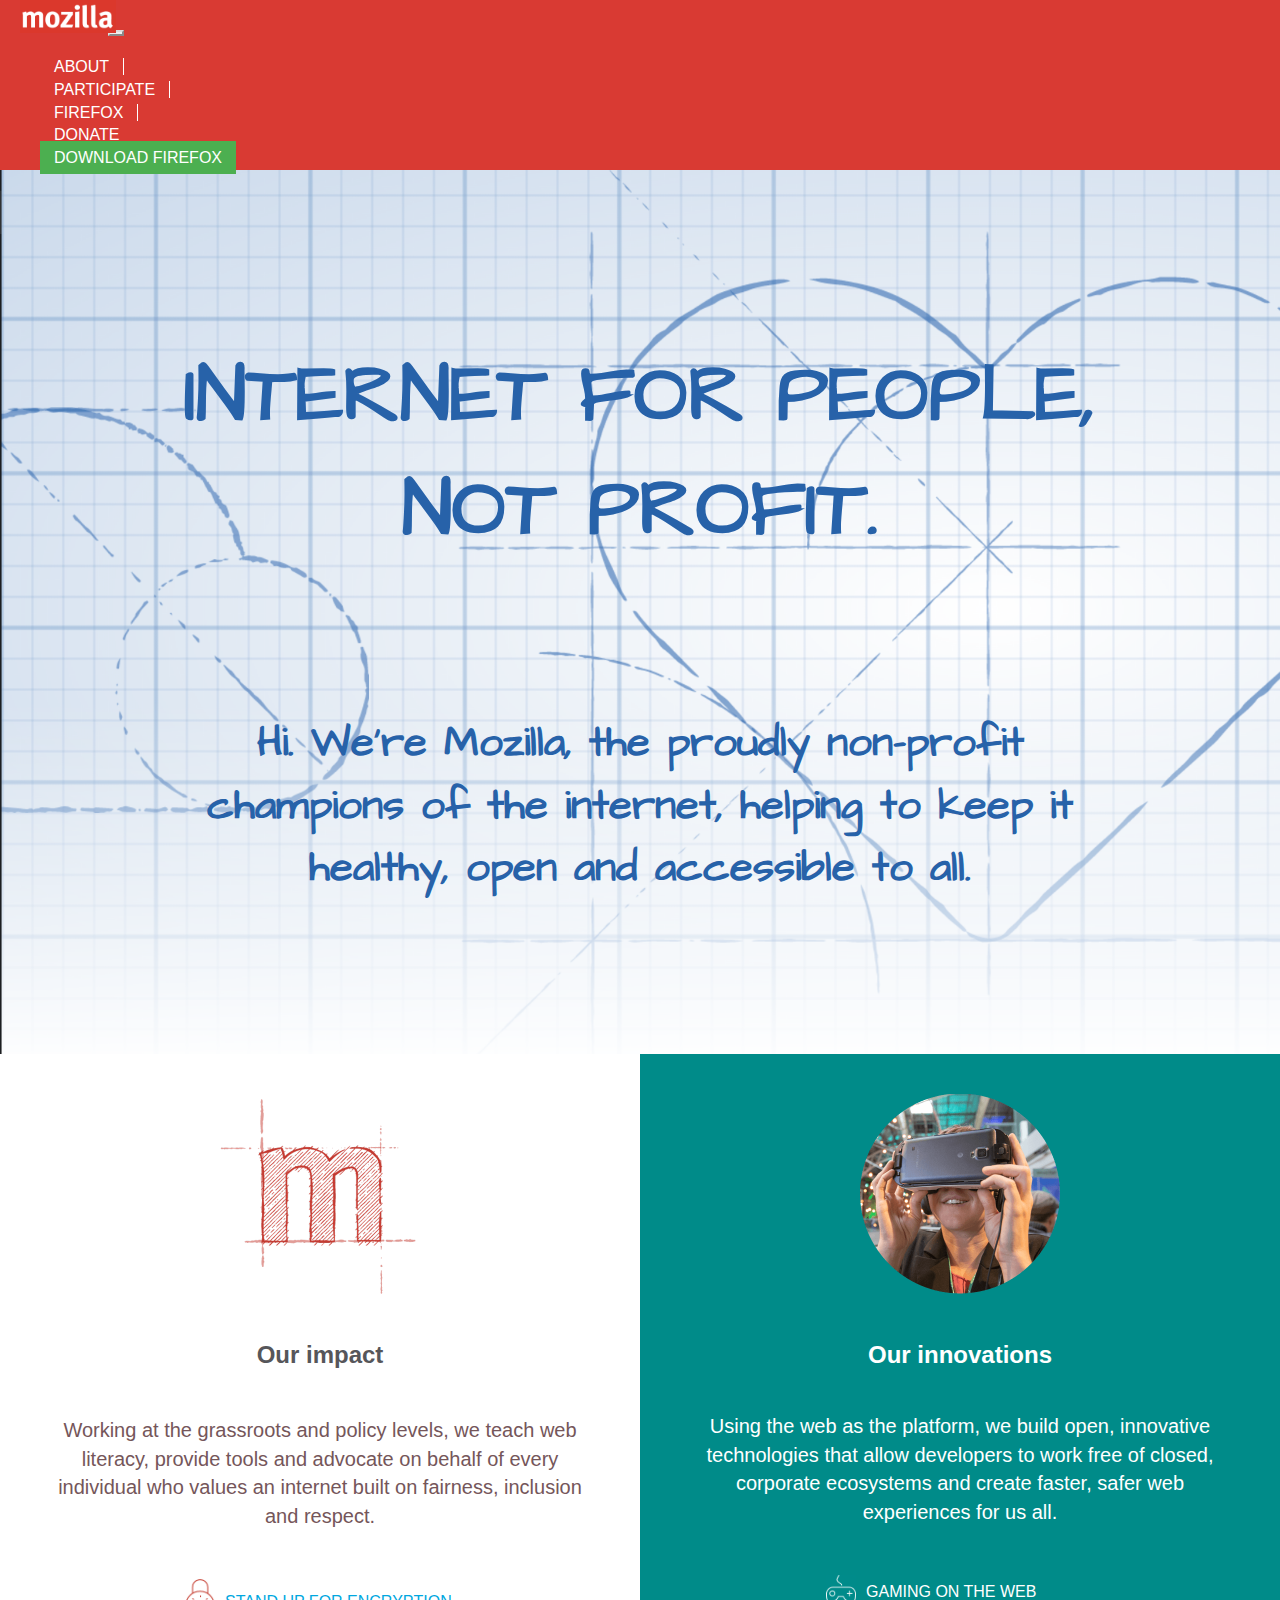
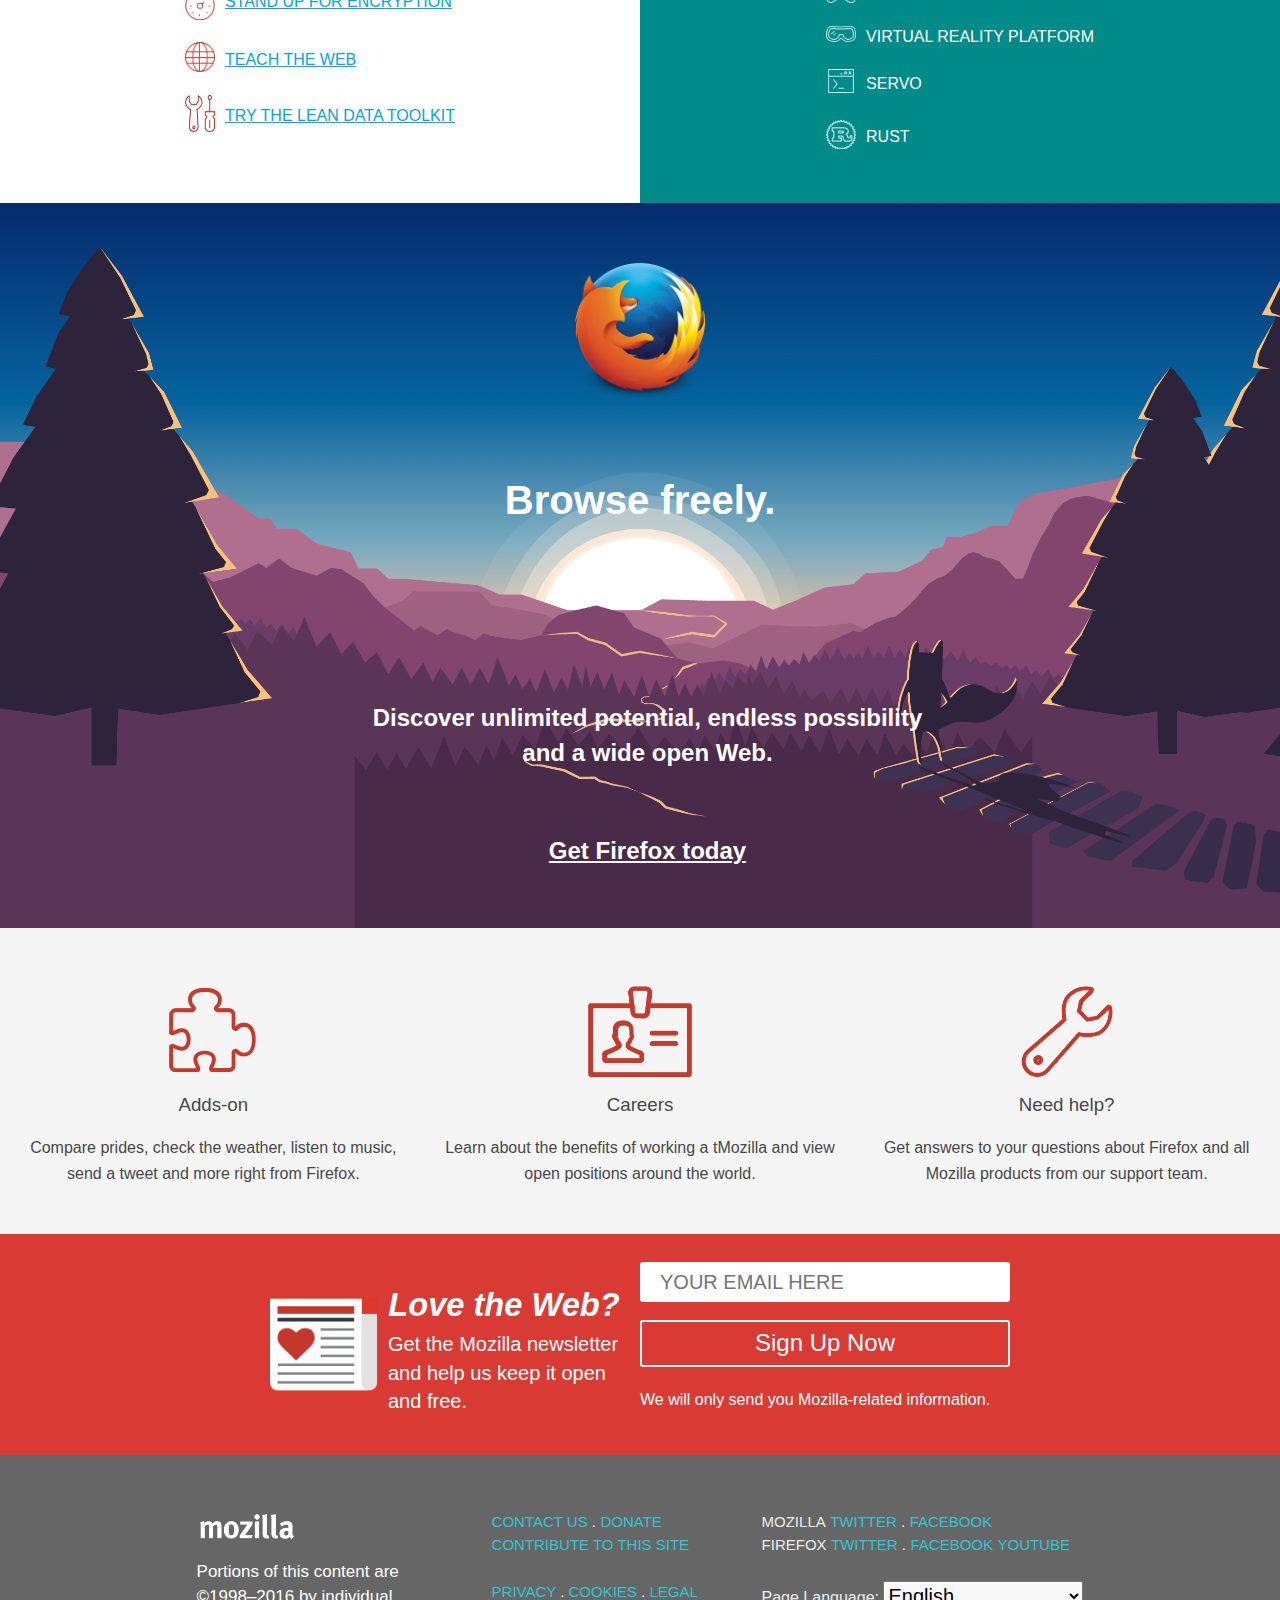
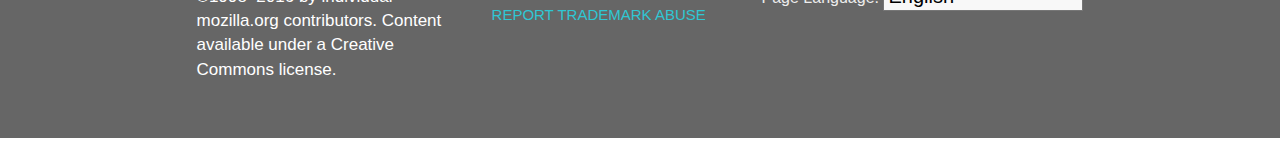
<file: index.html>
<!DOCTYPE html>
<html lang="en">

<head>
    <title>Mozilla</title>
    <link href="https://cdn.jsdelivr.net/npm/bootstrap@5.0.0-beta1/dist/css/bootstrap.min.css" rel="stylesheet"
        integrity="sha384-giJF6kkoqNQ00vy+HMDP7azOuL0xtbfIcaT9wjKHr8RbDVddVHyTfAAsrekwKmP1" crossorigin="anonymous">
    <meta name="viewport" content="width=device-width, initial-scale=1">
    <link rel="stylesheet" href="style.css">
    <link rel="preconnect" href="https://fonts.gstatic.com">
    <link href="https://fonts.googleapis.com/css2?family=Architects+Daughter&display=swap" rel="stylesheet">
</head>

<body>
    <nav class="navbar navbar-expand-lg navbar-light">
        <div class="container-fluid">
            <img class="moz-logo"
                src="images/mozilla-logo.png">
            <button class="navbar-toggler" type="button" data-bs-toggle="collapse"
                data-bs-target="#navbarSupportedContent" aria-controls="navbarSupportedContent" aria-expanded="false"
                aria-label="Toggle navigation">
                <span class="navbar-toggler-icon"></span>
            </button>
            <div class="collapse navbar-collapse" id="navbarSupportedContent">
                <ul class="navbar-nav me-auto mb-2 mb-lg-0">
                    <li class="nav-item">
                        <a class="nav-link" aria-current="page" href="#">About</a>
                    </li>
                    <li class="nav-item">
                        <a class="nav-link" href="#">Participate</a>
                    </li>
                    <li class="nav-item">
                        <a class="nav-link" href="#">Firefox</a>
                    </li>
                    <li class="nav-item">
                        <a class="nav-link donate" href="#">Donate</a>
                    </li>
                    <li class="nav-item">
                        <a class="nav-link download" href="#">Download Firefox</a>
                    </li>
                </ul>
            </div>
        </div>
    </nav>
    <div class="statement">
        <div class="quote1-box">
            <h1 class="quote1">internet for people, not profit.<br></h1>
        </div>
        <div class="quote2-box">
            <h2 class="quote2">Hi. We're Mozilla, the proudly non-profit champions of the internet, helping to
                keep
                it healthy, open and
                accessible to all.</h2>
        </div>
    </div>
    <div class="grid">
        <div class="m-container">
            <div class="m">
                <div class="m-logo">
                    <img src="images/m-logo.png">
                </div>
                <div class="center center-m">
                    <h3>Our impact</h3>
                    <p class="working">Working at the grassroots and policy levels, we teach web literacy, provide tools
                        and
                        advocate on behalf of every individual who values an internet built on fairness, inclusion and
                        respect.
                    </p>
                    <ul class="tools-list">
                        <li class="list-link"><a class="links" href=""><span><img class="m-img"
                                        src="images/encryption.png"></span>Stand
                                Up For Encryption</a></li>
                        <li class="list-link"><a class="links" href=""><span><img class="m-img"
                                        src="images/teach_the_web.png"></span>Teach
                                The Web</a></li>
                        <li class="list-link"><a class="links" href=""><span><img class="m-img"
                                        src="images/toolkit.png"></span>Try
                                the Lean Data Toolkit</a></li>
                    </ul>
                </div>
            </div>
        </div>
        <div class="innovations-container">
            <div class="innovations">
                <div class="vr-container">
                    <img class="vr"
                        src="images/vr-high-res.png">
                </div>
                <div class="center">
                    <h3 class="our">Our innovations</h3>
                    <p class="text-center">Using the web as the platform, we build open, innovative technologies that
                        allow
                        developers to work
                        free of closed, corporate ecosystems and create faster, safer web experiences for us all.</p>
                    <ul class="gaming-list">
                        <li><a class="inno-links" href=""><span><img class="m-img"
                                        src="images/gaming.png"></span>Gaming
                                on the web</a></li>
                        <li><a class="inno-links" href=""><span><img class="m-img"
                                        src="images/vr.png"></span>Virtual
                                Reality Platform</a></li>
                        <li><a class="inno-links" href=""><span><img class="m-img"
                                        src="images/servo.png"></span>Servo</a>
                        </li>
                        <li><a class="inno-links" href=""><span><img class="m-img"
                                        src="images/rust.png"></span>Rust</a>
                        </li>
                    </ul>
                </div>
            </div>
        </div>
    </div>
    <div class="forest-container">
        <div class="inside-forest">
            <div class="moz-top">
                <img class="mozilla-world"
                    src="images/firefox-logo-high-res.png">
                <h5 class="browse">Browse freely.</h5>
            </div>
            <div class="inside-forest2">
                <h5>Discover unlimited potential, endless possibility and a wide open Web.</h5>
                <h5>Get Firefox today</h5>
            </div>
        </div>
    </div>
    <div class="information">
        <div class="info">
            <div class="add">
                <img src="images/add-ons.png">
                <h3>Adds-on</h3>
                <p>Compare prides, check the weather, listen to music, send a tweet and more right from Firefox.</p>
            </div>
            <div class="careers">
                <img src="images/careers.png">
                <h3>Careers</h3>
                <p>Learn about the benefits of working a tMozilla and view open positions around the world.</p>
            </div>
            <div class="help">
                <img src="images/help.png">
                <h3>Need help?</h3>
                <p>Get answers to your questions about Firefox and all Mozilla products from our support team.</p>
            </div>
        </div>
    </div>
    <div class="sign-up">
        <div class="love-the-web">
            <div class="love-img-container">
                <img src="images/newsletter.png">
            </div>
            <div class="love-text-container">
                <h3>Love the Web?</h3>
                <p>Get the Mozilla newsletter and help us keep it open and free.</p>
            </div>
            <div class="email">
                <input class="text" type="text" placeholder="YOUR EMAIL HERE">
                <input class="submit" type="submit" value="Sign Up Now">
                <p>We will only send you Mozilla-related information.</p>
            </div>
        </div>
    </div>
    <footer>
        <div class="moz-footer">
            <div class="foot1">
                <img
                    src="images/mozilla-logo-footer.png">
                <p>Portions of this content are ©1998–2016 by individual mozilla.org contributors. Content available
                    under a
                    Creative Commons license.</p>
            </div>
            <div class="footer-list">
                <ul class="donate-list">
                    <li><a href="">Contact Us <span class="white-dot">.</span></a></li>
                    <li><a href="">Donate</a></li>
                    <li><a href="">Contribute to this site</a></li>
                </ul>
                <ul class="privacy-list">
                    <li><a href="">Privacy <span class="white-dot">.</span< /a>
                    </li>
                    <li><a href="">Cookies <span class="white-dot">.</span< /a>
                    </li>
                    <li><a href="">Legal</a></li>
                    <li><a href="">Report Trademark Abuse</a></li>
                </ul>
            </div>
            <div class="footer-list2">
                <ul class="web-list">
                    <li><a href="" class="white-dot">Mozilla</a></li>
                    <li><a href="">Twitter <span class="white-dot">.</span></a></li>
                    <li><a href="">Facebook</a></li>
                    <div class="firefox-links">
                        <li><a href="" class="white-dot">Firefox</a></li>
                        <li><a href="">Twitter <span class="white-dot">.</span></a></li>
                        <li><a href="">Facebook</a></li>
                        <li><a href="">Youtube</a></li>
                    </div>
                </ul>
                <form>
                    <label class="white-dot" for="language-form">Page Language:</label>
                    <select name="language">
                        <option value="English">English</option>
                        <option value="Spanish">Spanish</option>
                    </select>
                </form>
            </div>
    </footer>

    <script src="https://cdn.jsdelivr.net/npm/bootstrap@5.0.0-beta1/dist/js/bootstrap.bundle.min.js"
        integrity="sha384-ygbV9kiqUc6oa4msXn9868pTtWMgiQaeYH7/t7LECLbyPA2x65Kgf80OJFdroafW"
        crossorigin="anonymous"></script>
</body>

</html>
</file>
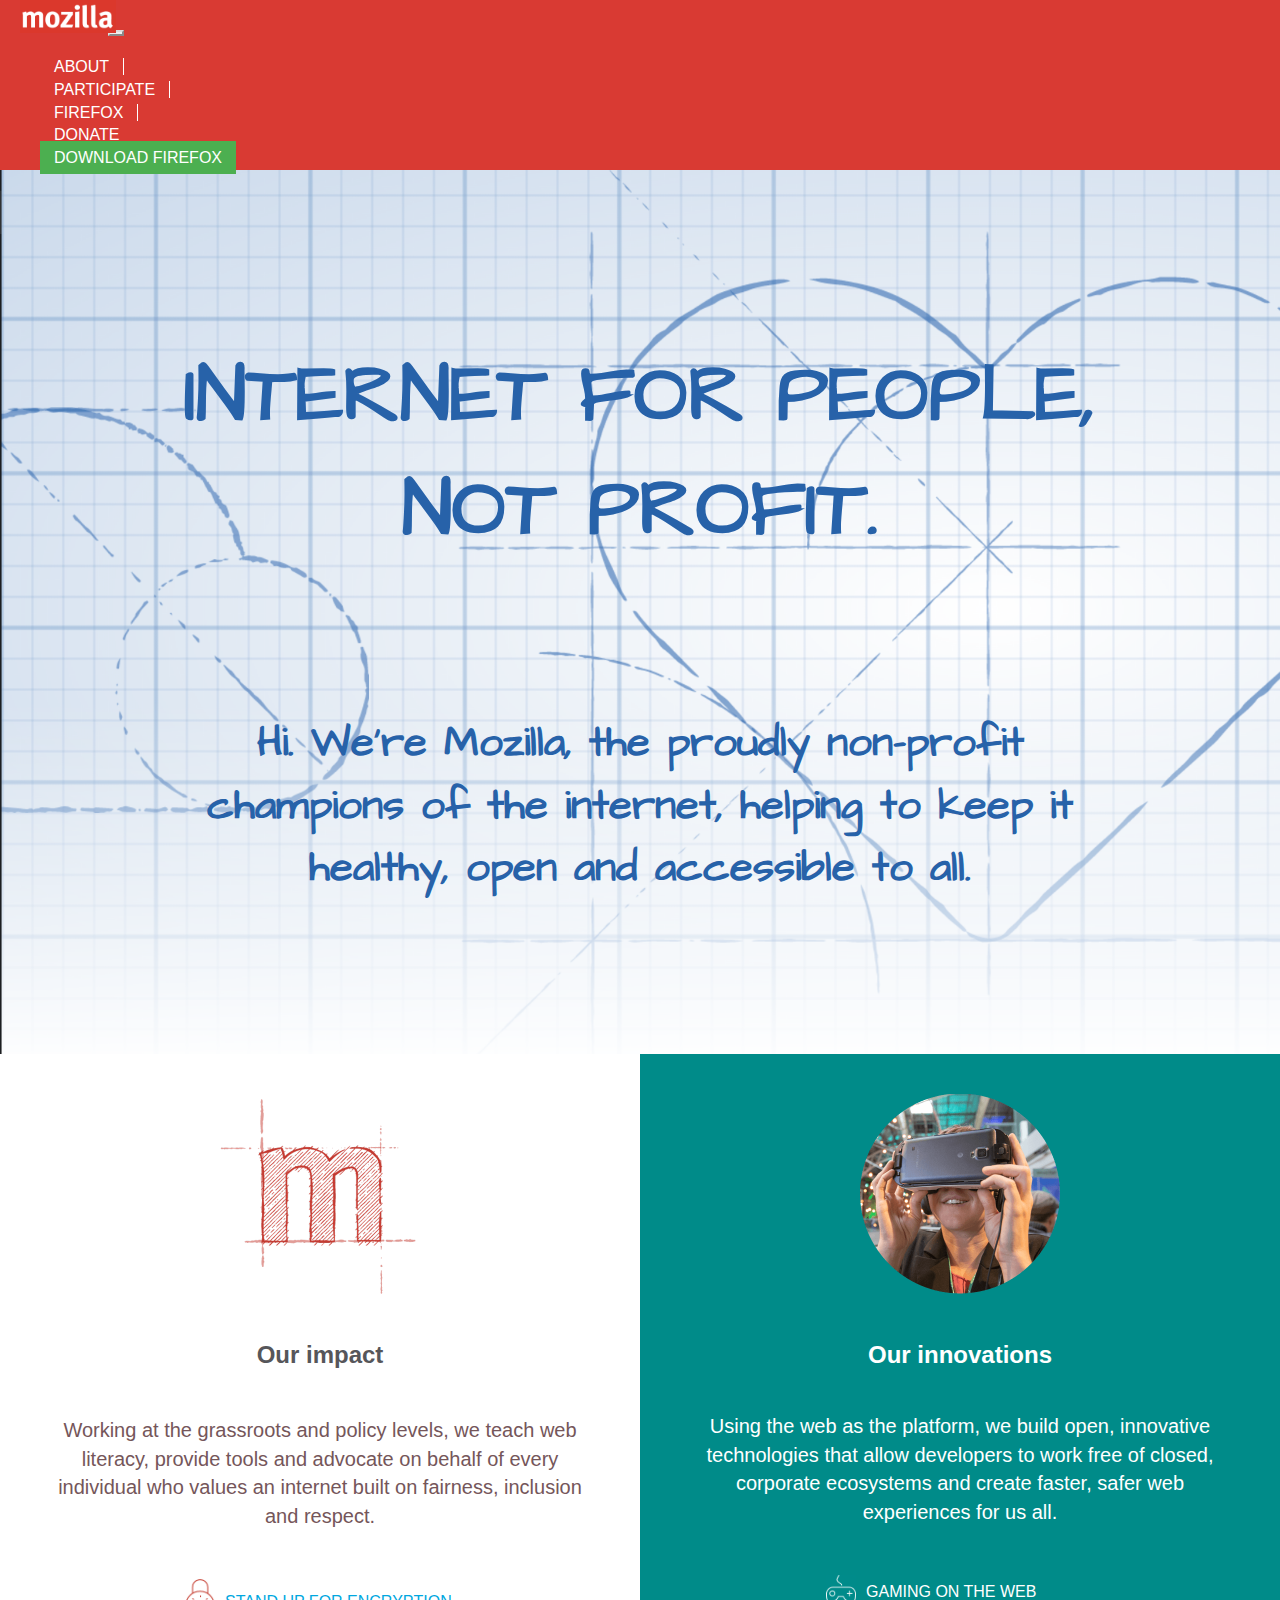
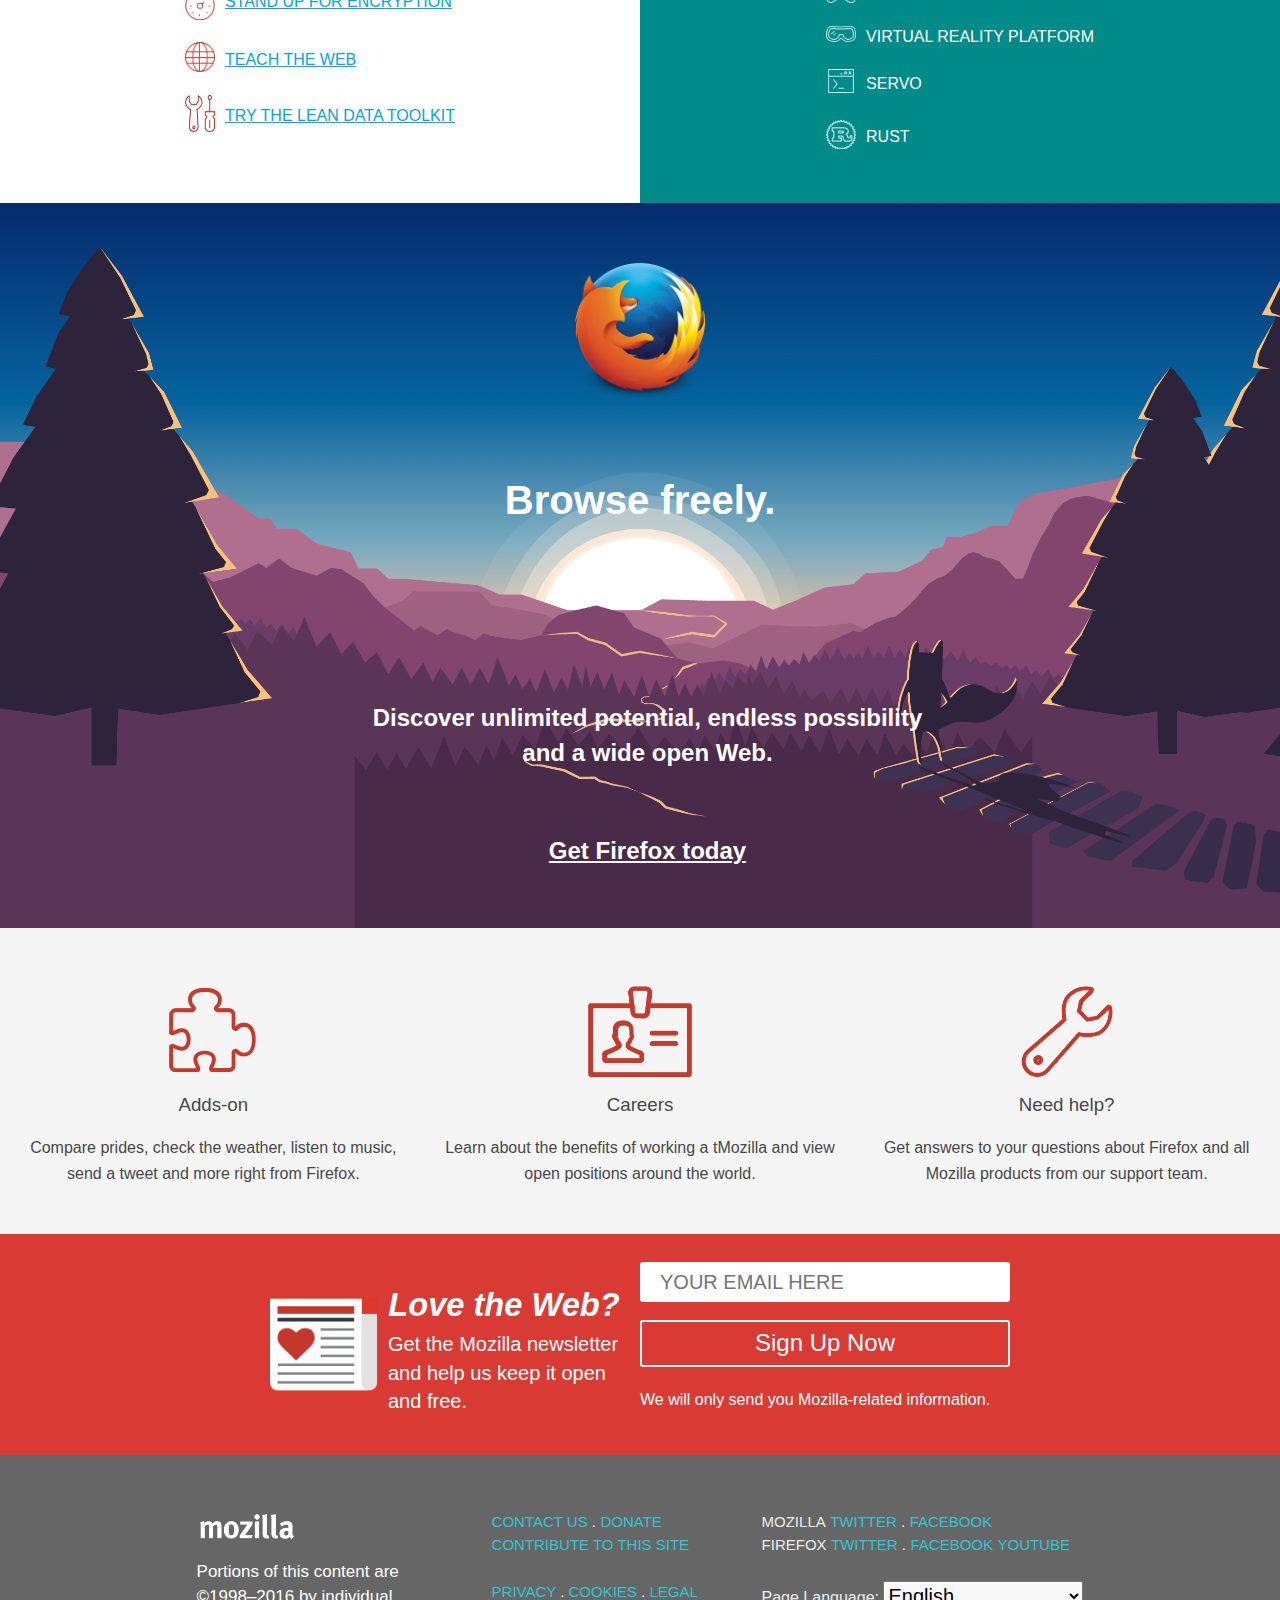
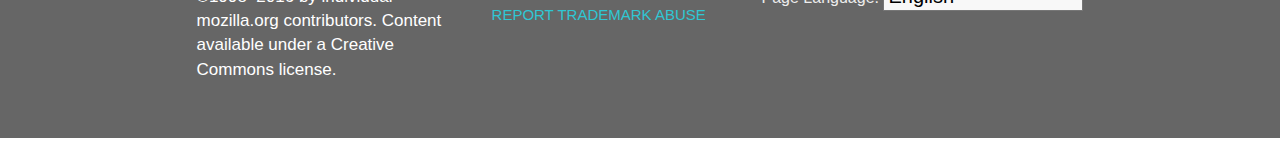
<file: mozilla.html>
<!DOCTYPE html>
<html lang="en">

<head>
    <title>Mozilla</title>
    <link href="https://cdn.jsdelivr.net/npm/bootstrap@5.0.0-beta1/dist/css/bootstrap.min.css" rel="stylesheet"
        integrity="sha384-giJF6kkoqNQ00vy+HMDP7azOuL0xtbfIcaT9wjKHr8RbDVddVHyTfAAsrekwKmP1" crossorigin="anonymous">
    <meta name="viewport" content="width=device-width, initial-scale=1">
    <link rel="stylesheet" href="mozilla.css">
    <link rel="preconnect" href="https://fonts.gstatic.com">
    <link href="https://fonts.googleapis.com/css2?family=Architects+Daughter&display=swap" rel="stylesheet">
</head>

<body>
    <nav class="navbar navbar-expand-lg navbar-light">
        <div class="container-fluid">
            <img class="moz-logo"
                src="images/mozilla-logo.png">
            <button class="navbar-toggler" type="button" data-bs-toggle="collapse"
                data-bs-target="#navbarSupportedContent" aria-controls="navbarSupportedContent" aria-expanded="false"
                aria-label="Toggle navigation">
                <span class="navbar-toggler-icon"></span>
            </button>
            <div class="collapse navbar-collapse" id="navbarSupportedContent">
                <ul class="navbar-nav me-auto mb-2 mb-lg-0">
                    <li class="nav-item">
                        <a class="nav-link" aria-current="page" href="#">About</a>
                    </li>
                    <li class="nav-item">
                        <a class="nav-link" href="#">Participate</a>
                    </li>
                    <li class="nav-item">
                        <a class="nav-link" href="#">Firefox</a>
                    </li>
                    <li class="nav-item">
                        <a class="nav-link donate" href="#">Donate</a>
                    </li>
                    <li class="nav-item">
                        <a class="nav-link download" href="#">Download Firefox</a>
                    </li>
                </ul>
            </div>
        </div>
    </nav>
    <div class="statement">
        <div class="quote1-box">
            <h1 class="quote1">internet for people, not profit.<br></h1>
        </div>
        <div class="quote2-box">
            <h2 class="quote2">Hi. We're Mozilla, the proudly non-profit champions of the internet, helping to
                keep
                it healthy, open and
                accessible to all.</h2>
        </div>
    </div>
    <div class="grid">
        <div class="m-container">
            <div class="m">
                <div class="m-logo">
                    <img src="images/m-logo.png">
                </div>
                <div class="center center-m">
                    <h3>Our impact</h3>
                    <p class="working">Working at the grassroots and policy levels, we teach web literacy, provide tools
                        and
                        advocate on behalf of every individual who values an internet built on fairness, inclusion and
                        respect.
                    </p>
                    <ul class="tools-list">
                        <li class="list-link"><a class="links" href=""><span><img class="m-img"
                                        src="images/encryption.png"></span>Stand
                                Up For Encryption</a></li>
                        <li class="list-link"><a class="links" href=""><span><img class="m-img"
                                        src="images/teach_the_web.png"></span>Teach
                                The Web</a></li>
                        <li class="list-link"><a class="links" href=""><span><img class="m-img"
                                        src="images/toolkit.png"></span>Try
                                the Lean Data Toolkit</a></li>
                    </ul>
                </div>
            </div>
        </div>
        <div class="innovations-container">
            <div class="innovations">
                <div class="vr-container">
                    <img class="vr"
                        src="images/vr-high-res.png">
                </div>
                <div class="center">
                    <h3 class="our">Our innovations</h3>
                    <p class="text-center">Using the web as the platform, we build open, innovative technologies that
                        allow
                        developers to work
                        free of closed, corporate ecosystems and create faster, safer web experiences for us all.</p>
                    <ul class="gaming-list">
                        <li><a class="inno-links" href=""><span><img class="m-img"
                                        src="images/gaming.png"></span>Gaming
                                on the web</a></li>
                        <li><a class="inno-links" href=""><span><img class="m-img"
                                        src="images/vr.png"></span>Virtual
                                Reality Platform</a></li>
                        <li><a class="inno-links" href=""><span><img class="m-img"
                                        src="images/servo.png"></span>Servo</a>
                        </li>
                        <li><a class="inno-links" href=""><span><img class="m-img"
                                        src="images/rust.png"></span>Rust</a>
                        </li>
                    </ul>
                </div>
            </div>
        </div>
    </div>
    <div class="forest-container">
        <div class="inside-forest">
            <div class="moz-top">
                <img class="mozilla-world"
                    src="images/firefox-logo-high-res.png">
                <h5 class="browse">Browse freely.</h5>
            </div>
            <div class="inside-forest2">
                <h5>Discover unlimited potential, endless possibility and a wide open Web.</h5>
                <h5>Get Firefox today</h5>
            </div>
        </div>
    </div>
    <div class="information">
        <div class="info">
            <div class="add">
                <img src="images/add-ons.png">
                <h3>Adds-on</h3>
                <p>Compare prides, check the weather, listen to music, send a tweet and more right from Firefox.</p>
            </div>
            <div class="careers">
                <img src="images/careers.png">
                <h3>Careers</h3>
                <p>Learn about the benefits of working a tMozilla and view open positions around the world.</p>
            </div>
            <div class="help">
                <img src="images/help.png">
                <h3>Need help?</h3>
                <p>Get answers to your questions about Firefox and all Mozilla products from our support team.</p>
            </div>
        </div>
    </div>
    <div class="sign-up">
        <div class="love-the-web">
            <div class="love-img-container">
                <img src="images/newsletter.png">
            </div>
            <div class="love-text-container">
                <h3>Love the Web?</h3>
                <p>Get the Mozilla newsletter and help us keep it open and free.</p>
            </div>
            <div class="email">
                <input class="text" type="text" placeholder="YOUR EMAIL HERE">
                <input class="submit" type="submit" value="Sign Up Now">
                <p>We will only send you Mozilla-related information.</p>
            </div>
        </div>
    </div>
    <footer>
        <div class="moz-footer">
            <div class="foot1">
                <img
                    src="images/mozilla-logo-footer.png">
                <p>Portions of this content are ©1998–2016 by individual mozilla.org contributors. Content available
                    under a
                    Creative Commons license.</p>
            </div>
            <div class="footer-list">
                <ul class="donate-list">
                    <li><a href="">Contact Us <span class="white-dot">.</span></a></li>
                    <li><a href="">Donate</a></li>
                    <li><a href="">Contribute to this site</a></li>
                </ul>
                <ul class="privacy-list">
                    <li><a href="">Privacy <span class="white-dot">.</span< /a>
                    </li>
                    <li><a href="">Cookies <span class="white-dot">.</span< /a>
                    </li>
                    <li><a href="">Legal</a></li>
                    <li><a href="">Report Trademark Abuse</a></li>
                </ul>
            </div>
            <div class="footer-list2">
                <ul class="web-list">
                    <li><a href="" class="white-dot">Mozilla</a></li>
                    <li><a href="">Twitter <span class="white-dot">.</span></a></li>
                    <li><a href="">Facebook</a></li>
                    <div class="firefox-links">
                        <li><a href="" class="white-dot">Firefox</a></li>
                        <li><a href="">Twitter <span class="white-dot">.</span></a></li>
                        <li><a href="">Facebook</a></li>
                        <li><a href="">Youtube</a></li>
                    </div>
                </ul>
                <form>
                    <label class="white-dot" for="language-form">Page Language:</label>
                    <select name="language">
                        <option value="English">English</option>
                        <option value="Spanish">Spanish</option>
                    </select>
                </form>
            </div>
    </footer>

    <script src="https://cdn.jsdelivr.net/npm/bootstrap@5.0.0-beta1/dist/js/bootstrap.bundle.min.js"
        integrity="sha384-ygbV9kiqUc6oa4msXn9868pTtWMgiQaeYH7/t7LECLbyPA2x65Kgf80OJFdroafW"
        crossorigin="anonymous"></script>
</body>

</html>
</file>
<file: style.css>
* {
    box-sizing: border-box;
}

body {
    margin: auto 0;
    padding: 0;
    margin-top: -20px;
    font-family: 'Fira Sans', sans-serif;
    line-height: 1.42857143;
}

.navbar {
    padding-top: 1.5rem;
}

.css-header {
    background-color: #D93A33;
    height: 70px;
}
.moz-img {
    height: inherit;
    padding: 24px 0px 3px 36px;
}

.header-list {
    position: absolute;
    top: 0px;
    right: 30px;
    display: inline-block;
    margin: auto 0;
    padding: 0px;
}

li {
    list-style: none;
}

a {
    text-decoration: none;
    color: white;
    text-transform: uppercase;
    font-size: 1em;
    font-weight: 100;
    border-right: 1px solid #fff;
    padding: 0 15px;
}

h3 {
    font-weight: 500;
}

.donate {
    border: none;
}

.download {
    border: none;
}

.download-moz {
    background-color: #4CAF50;
    line-height: 50px;
    display: inline-block;
    border: none;
}

.quote1, .quote2 {
    font-family: 'Architects Daughter', cursive;
    color: #2762A9;
    text-align: center;
    width: 912px;
}

.quote1 {
    text-transform: uppercase;
    font-size: 5em;
    font-weight: bold;
}

.quote2 {
    font-size: 2.6em;
    line-height: 1.5em;
} 
.statement {
    background-image: url("images/background1.png");
    background-size: cover;
    padding: 0 15px 296px 15px;
}

.quote1-box {
    display: flex;
    justify-content: center;
    position: relative;
    top: 119px;
}

.quote2-box {
    display: flex;
    justify-content: center;
    position: relative;
    top: 176px;
}

h3, .working {
    text-align: center;
}

.impact h3, .our {
    color: #56565A;
    font-size: 24px;
    font-weight: 600;
    margin-bottom: 10px;
}

.working {
    color: #75565A;
    font-weight: 400;
    font-size: 1.1em;
    padding: 1em 2em;
    margin-top: 0;
}

.grid {
    display: grid;
    grid-template-columns: 50% 50%;
}

.m, .innovations {
    padding: 2.5em 0;
}

.center {
    padding-top: 20px;
}

.m-logo {
    display: flex;
    justify-content: center;
}

.m-img {
    width: 30px;
}

.center-m h3 {
    color: #56565A;
    font-weight: 600;
    font-size: 24px;
}

.links {
    color: #00A7E0;
    text-decoration: underline;
    font-weight: 400;
    border: none;
    padding: 8px 0px;
    display: flex;
    align-items: center;
    gap: 10px;
}

.innovations {
    background-color: #008B89;
    color: #ffff;
}

.working, .text-center {
    font-weight: 400;
    font-size: 1.25em;
    padding: 1em 2em;
    text-align: center;
}

.vr-container {
    display: flex;
    justify-content: center;
}

.vr, .m-logo img {
    height: 200px;
}

.our {
    color: #ffff;
}

.text-center {
    color:  #fff;
}

.tools-list, .gaming-list {
    list-style: none;
    padding: 0;
    margin: 0 auto;
    width: fit-content;
}

.inno-links {
    display: flex;
    align-items: center;
    gap: 10px;
    border: none;
    padding: 8px 0px;
    display: flex;
    align-items: center;
    gap: 10px;
}

.forest-container {
    background-image: url("images/background2.png");
    background-size: cover;
    background-position: center;
    clear: both;
    height: 725px;
    position: relative;
}

h5 {
    color: white;
    font-size: 1.5em;
}

.browse {
    font-weight: 700;
    font-size: 2.5em;
}

.mozilla-world {
    width: 130px;
}

.inside-forest {
    text-align: center;
    padding: 60px 15px;
    height: inherit;
    position: relative;
    max-width: 600px;
    margin: auto;
}

.inside-forest2 {
    position: absolute;
    bottom: 20px;
}

.inside-forest2 h5:last-child {
    text-decoration: underline;
    padding-top: 1em;
}

.information {
    background-color: #F5F5F5;
    text-align: center;
    color: #484848;
    padding-top: 3.5em;
    padding-bottom: 2em;
}

.information img {
    height: 95px;
}

.information p {
    text-align: center;
    line-height: 1.6em;
}

.information h3 {
    margin: 6px 0;
}

.info {
    display: grid;
    grid-template-columns: 1fr 1fr 1fr;
    padding: 0 15px;
    gap: 30px;
}

.add,.careers,.help {
    text-align: center;
    margin: 0 auto;
}

.sign-up {
    background-color: #D93A33;
    color: #fff;
    padding: 1.75em 0;
}

.love-the-web {
    display: grid;
    grid-template-columns: 1fr 1fr 1fr;
    margin: 0 auto;
    max-width: 800px;
}

.love-img-container {
    display: flex;
    justify-content: flex-end;
    align-items: center;
}

.love-img-container img {
    height: 95px;
}

.love-text-container {
    display: grid;
    width: 232px;
    position: relative;
    left: 10px;
}

.love-text-container h3 {
    font-size: 2.04em;
    font-style: italic;
    font-weight: 700;
    margin: 6px 0;
    margin: 20px 0 0 0;
}

.love-text-container p {
    font-size: 1.25em;
    margin: 0 0 10px 0;
}

.email {
    width: 370px;
    margin: 0 30px;
}

.email .text {
    border-radius: 3px;
    padding-left: 20px;
    font-size: 1.25em;
    color: #A9A9A9;
    height: 40px;
    width: 100%;
    outline: none;
    border: none;
}

.email .submit {
    border: 2px solid #fff;
    width: 100%;
    background-color: transparent;
    font-size: 1.5em;
    padding: .3em 0;
    margin-top: .75em;
    margin-bottom: .25em;
    border-radius: 3px;
    color: white;
}

.email p {
    text-align: left;
}

footer {
    background-color: #666;
    padding: 3.5em 0;
}

.moz-footer a{
    color: #2FC7D3;
}

.foot1 {
    max-width: 265px;
}

.foot1 img{
    width: 100px;
}

.foot1 img, .foot1 p {
    margin: 0;
    color: white;
    font-size: 17px;
}

.foot1 p {
    margin-top: .75em;
    line-height: 1.43;
}

.moz-footer {
    display: flex;
    justify-content: center;
}

.footer-container .donate-list{
    padding: 15px 0;
}

.footer-list {
    width: 300px;
    padding-left: 30px;
}

.moz-footer .donate-list {
    padding-bottom: 1.5em;
}

.moz-footer ul{
    padding: 0;
    margin: 0;
}

.moz-footer li {
    display: inline-block;
}

.moz-footer a {
    padding: 0;
    border: none;
    font-weight: normal;
    font-size: 15px;
}

.moz-footer a:hover {
    text-decoration: underline;
}

footer .white-dot {
        color: #EDEDED;
}

form {
    padding-top: 1.5em;
}

form select {
    width: 200px;
    height: 30px;
    background-color: #f8f8f8;
    font-size: 1.25em;
}

/* ---------------------------------------------------- */

.navbar {
    background-color: #D93A33;
    position: relative;
}

.navbar-brand {
    position: absolute;
    right: 40%;
    top: 20px;
}
.navbar-brand > img {
    height: inherit;
    padding: 3px;
}

.moz-logo {
    height: 33px;
    position: absolute;
    margin-left: 43%;
    top: 25px;
}

.navbar-light .navbar-nav .nav-link.download,
.navbar-light .navbar-nav .nav-link.donate,
.navbar-light .navbar-nav .nav-link {
    color: white;
}

.download {
    background:#4CAF50;
    font-weight: 500;
    text-transform: uppercase;
    font-size: 1em;
}

.navbar-nav .nav-link {
    padding: .5rem 14px;
}

.container-fluid {
    padding: 0;
}

.navbar-light .navbar-toggler {
    border-color: #ddd;
    margin-left: 8px;
}

.navbar-light .navbar-toggler:hover {
    background-color: #ddd;
}

@media only screen and (max-width: 1000px){
    .quote1-box {
        position: relative;
        top: 156px;
    }
    .quote1 {
        font-size: 2.5em;
    }
    .quote2 {
        font-size: 1.2em;
    }
    .inside-forest2 h5 {
        font-size: 1.5em;
    }
    .add, .careers, .help{
        max-width: 425px;
    }
}

@media only screen and (max-width: 768px) {
    .grid {
        display: block;
    }
    .grid li {
        text-align: center;
    }
    .tools-list img, .gaming-list img {
        display: none;
    }
    .info {
    display: block;
    }
    .love-the-web {
        display: block;
        padding: 0 15px;
    }
    .love-img-container, .love-text-container {
        display: flex;
        justify-content: center;
        width: 100%;
    }
    .love-text-container {
        display: grid;
    }
    .love-text-container p {
        margin: 10px 0;
    }
    .email {
        width: 100%;
        padding: 0 15px;
        position: static;
        margin: 0;
    }
}

@media only screen and (max-width: 990px){
    .moz-footer {
        max-width: 351px;
        padding: 0 15px;
    }
    .moz-footer {
        display: block;
    }
    .moz-footer .donate-list {
        padding: 15px 0;
    }
    .footer-list {
        padding: 0;
    }
}

@media only screen and (min-width: 992px) {
    .moz-logo {
    position: relative;
    left: 20px;
    margin: 0;
    top: 0;
    }
    .navbar-collapse {
        width: auto;
    }
    .donate {
        border: none;
    }
    .navbar-nav {
        gap: 7px;
    }
    .navbar {
    position: relative;
    padding: 0;
    top: 20px;
    }
    .nav-link:not(.download) {
    margin: 8px 0;
    padding: 0 14px;
    }
}
</file>
<file: mozilla.css>
* {
    box-sizing: border-box;
}

body {
    margin: auto 0;
    padding: 0;
    margin-top: -20px;
    font-family: 'Fira Sans', sans-serif;
    line-height: 1.42857143;
}

.navbar {
    padding-top: 1.5rem;
}

.css-header {
    background-color: #D93A33;
    height: 70px;
}
.moz-img {
    height: inherit;
    padding: 24px 0px 3px 36px;
}

.header-list {
    position: absolute;
    top: 0px;
    right: 30px;
    display: inline-block;
    margin: auto 0;
    padding: 0px;
}

li {
    list-style: none;
}

a {
    text-decoration: none;
    color: white;
    text-transform: uppercase;
    font-size: 1em;
    font-weight: 100;
    border-right: 1px solid #fff;
    padding: 0 15px;
}

h3 {
    font-weight: 500;
}

.donate {
    border: none;
}

.download {
    border: none;
}

.download-moz {
    background-color: #4CAF50;
    line-height: 50px;
    display: inline-block;
    border: none;
}

.quote1, .quote2 {
    font-family: 'Architects Daughter', cursive;
    color: #2762A9;
    text-align: center;
    width: 912px;
}

.quote1 {
    text-transform: uppercase;
    font-size: 5em;
    font-weight: bold;
}

.quote2 {
    font-size: 2.6em;
    line-height: 1.5em;
} 
.statement {
    background-image: url("images/background1.png");
    background-size: cover;
    padding: 0 15px 296px 15px;
}

.quote1-box {
    display: flex;
    justify-content: center;
    position: relative;
    top: 119px;
}

.quote2-box {
    display: flex;
    justify-content: center;
    position: relative;
    top: 176px;
}

h3, .working {
    text-align: center;
}

.impact h3, .our {
    color: #56565A;
    font-size: 24px;
    font-weight: 600;
    margin-bottom: 10px;
}

.working {
    color: #75565A;
    font-weight: 400;
    font-size: 1.1em;
    padding: 1em 2em;
    margin-top: 0;
}

.grid {
    display: grid;
    grid-template-columns: 50% 50%;
}

.m, .innovations {
    padding: 2.5em 0;
}

.center {
    padding-top: 20px;
}

.m-logo {
    display: flex;
    justify-content: center;
}

.m-img {
    width: 30px;
}

.center-m h3 {
    color: #56565A;
    font-weight: 600;
    font-size: 24px;
}

.links {
    color: #00A7E0;
    text-decoration: underline;
    font-weight: 400;
    border: none;
    padding: 8px 0px;
    display: flex;
    align-items: center;
    gap: 10px;
}

.innovations {
    background-color: #008B89;
    color: #ffff;
}

.working, .text-center {
    font-weight: 400;
    font-size: 1.25em;
    padding: 1em 2em;
    text-align: center;
}

.vr-container {
    display: flex;
    justify-content: center;
}

.vr, .m-logo img {
    height: 200px;
}

.our {
    color: #ffff;
}

.text-center {
    color:  #fff;
}

.tools-list, .gaming-list {
    list-style: none;
    padding: 0;
    margin: 0 auto;
    width: fit-content;
}

.inno-links {
    display: flex;
    align-items: center;
    gap: 10px;
    border: none;
    padding: 8px 0px;
    display: flex;
    align-items: center;
    gap: 10px;
}

.forest-container {
    background-image: url("images/background2.png");
    background-size: cover;
    background-position: center;
    clear: both;
    height: 725px;
    position: relative;
}

h5 {
    color: white;
    font-size: 1.5em;
}

.browse {
    font-weight: 700;
    font-size: 2.5em;
}

.mozilla-world {
    width: 130px;
}

.inside-forest {
    text-align: center;
    padding: 60px 15px;
    height: inherit;
    position: relative;
    max-width: 600px;
    margin: auto;
}

.inside-forest2 {
    position: absolute;
    bottom: 20px;
}

.inside-forest2 h5:last-child {
    text-decoration: underline;
    padding-top: 1em;
}

.information {
    background-color: #F5F5F5;
    text-align: center;
    color: #484848;
    padding-top: 3.5em;
    padding-bottom: 2em;
}

.information img {
    height: 95px;
}

.information p {
    text-align: center;
    line-height: 1.6em;
}

.information h3 {
    margin: 6px 0;
}

.info {
    display: grid;
    grid-template-columns: 1fr 1fr 1fr;
    padding: 0 15px;
    gap: 30px;
}

.add,.careers,.help {
    text-align: center;
    margin: 0 auto;
}

.sign-up {
    background-color: #D93A33;
    color: #fff;
    padding: 1.75em 0;
}

.love-the-web {
    display: grid;
    grid-template-columns: 1fr 1fr 1fr;
    margin: 0 auto;
    max-width: 800px;
}

.love-img-container {
    display: flex;
    justify-content: flex-end;
    align-items: center;
}

.love-img-container img {
    height: 95px;
}

.love-text-container {
    display: grid;
    width: 232px;
    position: relative;
    left: 10px;
}

.love-text-container h3 {
    font-size: 2.04em;
    font-style: italic;
    font-weight: 700;
    margin: 6px 0;
    margin: 20px 0 0 0;
}

.love-text-container p {
    font-size: 1.25em;
    margin: 0 0 10px 0;
}

.email {
    width: 370px;
    margin: 0 30px;
}

.email .text {
    border-radius: 3px;
    padding-left: 20px;
    font-size: 1.25em;
    color: #A9A9A9;
    height: 40px;
    width: 100%;
    outline: none;
    border: none;
}

.email .submit {
    border: 2px solid #fff;
    width: 100%;
    background-color: transparent;
    font-size: 1.5em;
    padding: .3em 0;
    margin-top: .75em;
    margin-bottom: .25em;
    border-radius: 3px;
    color: white;
}

.email p {
    text-align: left;
}

footer {
    background-color: #666;
    padding: 3.5em 0;
}

.moz-footer a{
    color: #2FC7D3;
}

.foot1 {
    max-width: 265px;
}

.foot1 img{
    width: 100px;
}

.foot1 img, .foot1 p {
    margin: 0;
    color: white;
    font-size: 17px;
}

.foot1 p {
    margin-top: .75em;
    line-height: 1.43;
}

.moz-footer {
    display: flex;
    justify-content: center;
}

.footer-container .donate-list{
    padding: 15px 0;
}

.footer-list {
    width: 300px;
    padding-left: 30px;
}

.moz-footer .donate-list {
    padding-bottom: 1.5em;
}

.moz-footer ul{
    padding: 0;
    margin: 0;
}

.moz-footer li {
    display: inline-block;
}

.moz-footer a {
    padding: 0;
    border: none;
    font-weight: normal;
    font-size: 15px;
}

.moz-footer a:hover {
    text-decoration: underline;
}

footer .white-dot {
        color: #EDEDED;
}

form {
    padding-top: 1.5em;
}

form select {
    width: 200px;
    height: 30px;
    background-color: #f8f8f8;
    font-size: 1.25em;
}

/* ---------------------------------------------------- */

.navbar {
    background-color: #D93A33;
    position: relative;
}

.navbar-brand {
    position: absolute;
    right: 40%;
    top: 20px;
}
.navbar-brand > img {
    height: inherit;
    padding: 3px;
}

.moz-logo {
    height: 33px;
    position: absolute;
    margin-left: 43%;
    top: 25px;
}

.navbar-light .navbar-nav .nav-link.download,
.navbar-light .navbar-nav .nav-link.donate,
.navbar-light .navbar-nav .nav-link {
    color: white;
}

.download {
    background:#4CAF50;
    font-weight: 500;
    text-transform: uppercase;
    font-size: 1em;
}

.navbar-nav .nav-link {
    padding: .5rem 14px;
}

.container-fluid {
    padding: 0;
}

.navbar-light .navbar-toggler {
    border-color: #ddd;
    margin-left: 8px;
}

.navbar-light .navbar-toggler:hover {
    background-color: #ddd;
}

@media only screen and (max-width: 1000px){
    .quote1-box {
        position: relative;
        top: 156px;
    }
    .quote1 {
        font-size: 2.5em;
    }
    .quote2 {
        font-size: 1.2em;
    }
    .inside-forest2 h5 {
        font-size: 1.5em;
    }
    .add, .careers, .help{
        max-width: 425px;
    }
}

@media only screen and (max-width: 768px) {
    .grid {
        display: block;
    }
    .grid li {
        text-align: center;
    }
    .tools-list img, .gaming-list img {
        display: none;
    }
    .info {
    display: block;
    }
    .love-the-web {
        display: block;
        padding: 0 15px;
    }
    .love-img-container, .love-text-container {
        display: flex;
        justify-content: center;
        width: 100%;
    }
    .love-text-container {
        display: grid;
    }
    .love-text-container p {
        margin: 10px 0;
    }
    .email {
        width: 100%;
        padding: 0 15px;
        position: static;
        margin: 0;
    }
}

@media only screen and (max-width: 990px){
    .moz-footer {
        max-width: 351px;
        padding: 0 15px;
    }
    .moz-footer {
        display: block;
    }
    .moz-footer .donate-list {
        padding: 15px 0;
    }
    .footer-list {
        padding: 0;
    }
}

@media only screen and (min-width: 992px) {
    .moz-logo {
    position: relative;
    left: 20px;
    margin: 0;
    top: 0;
    }
    .navbar-collapse {
        width: auto;
    }
    .donate {
        border: none;
    }
    .navbar-nav {
        gap: 7px;
    }
    .navbar {
    position: relative;
    padding: 0;
    top: 20px;
    }
    .nav-link:not(.download) {
    margin: 8px 0;
    padding: 0 14px;
    }
}
</file>
